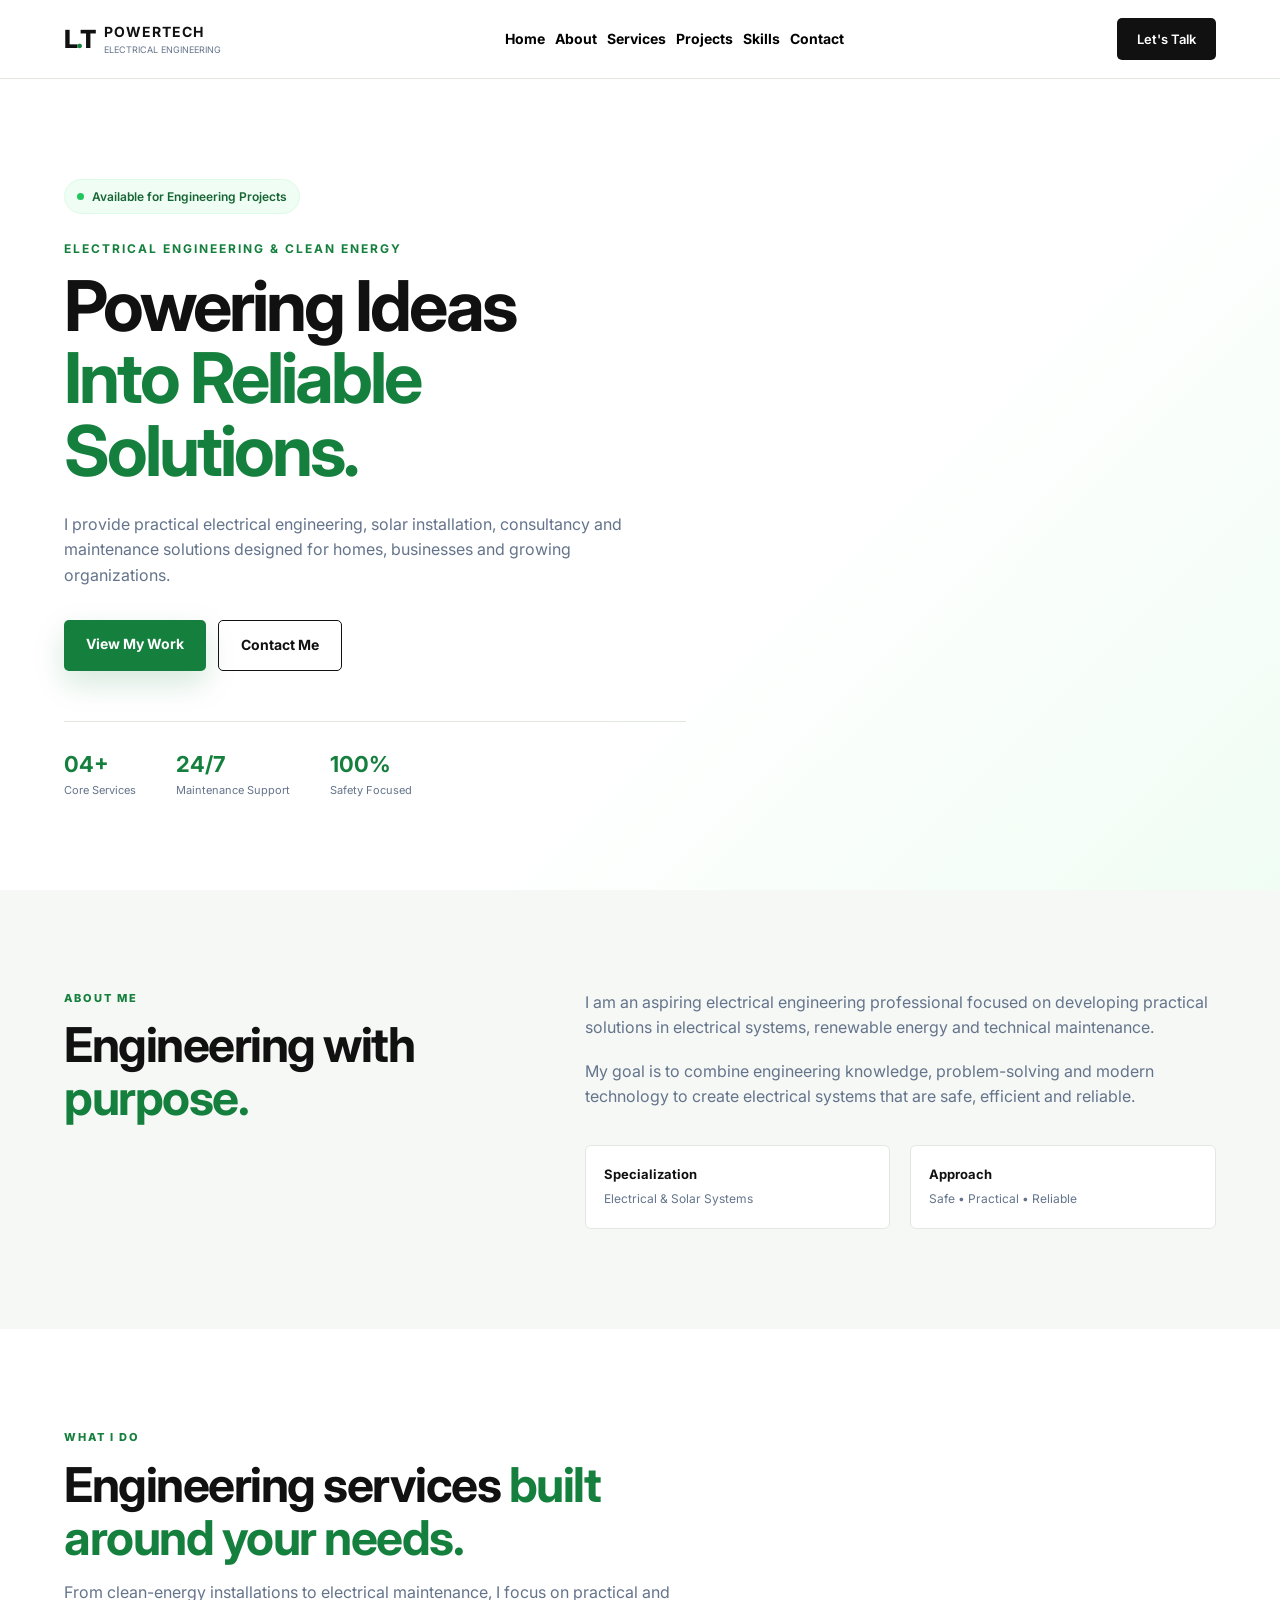
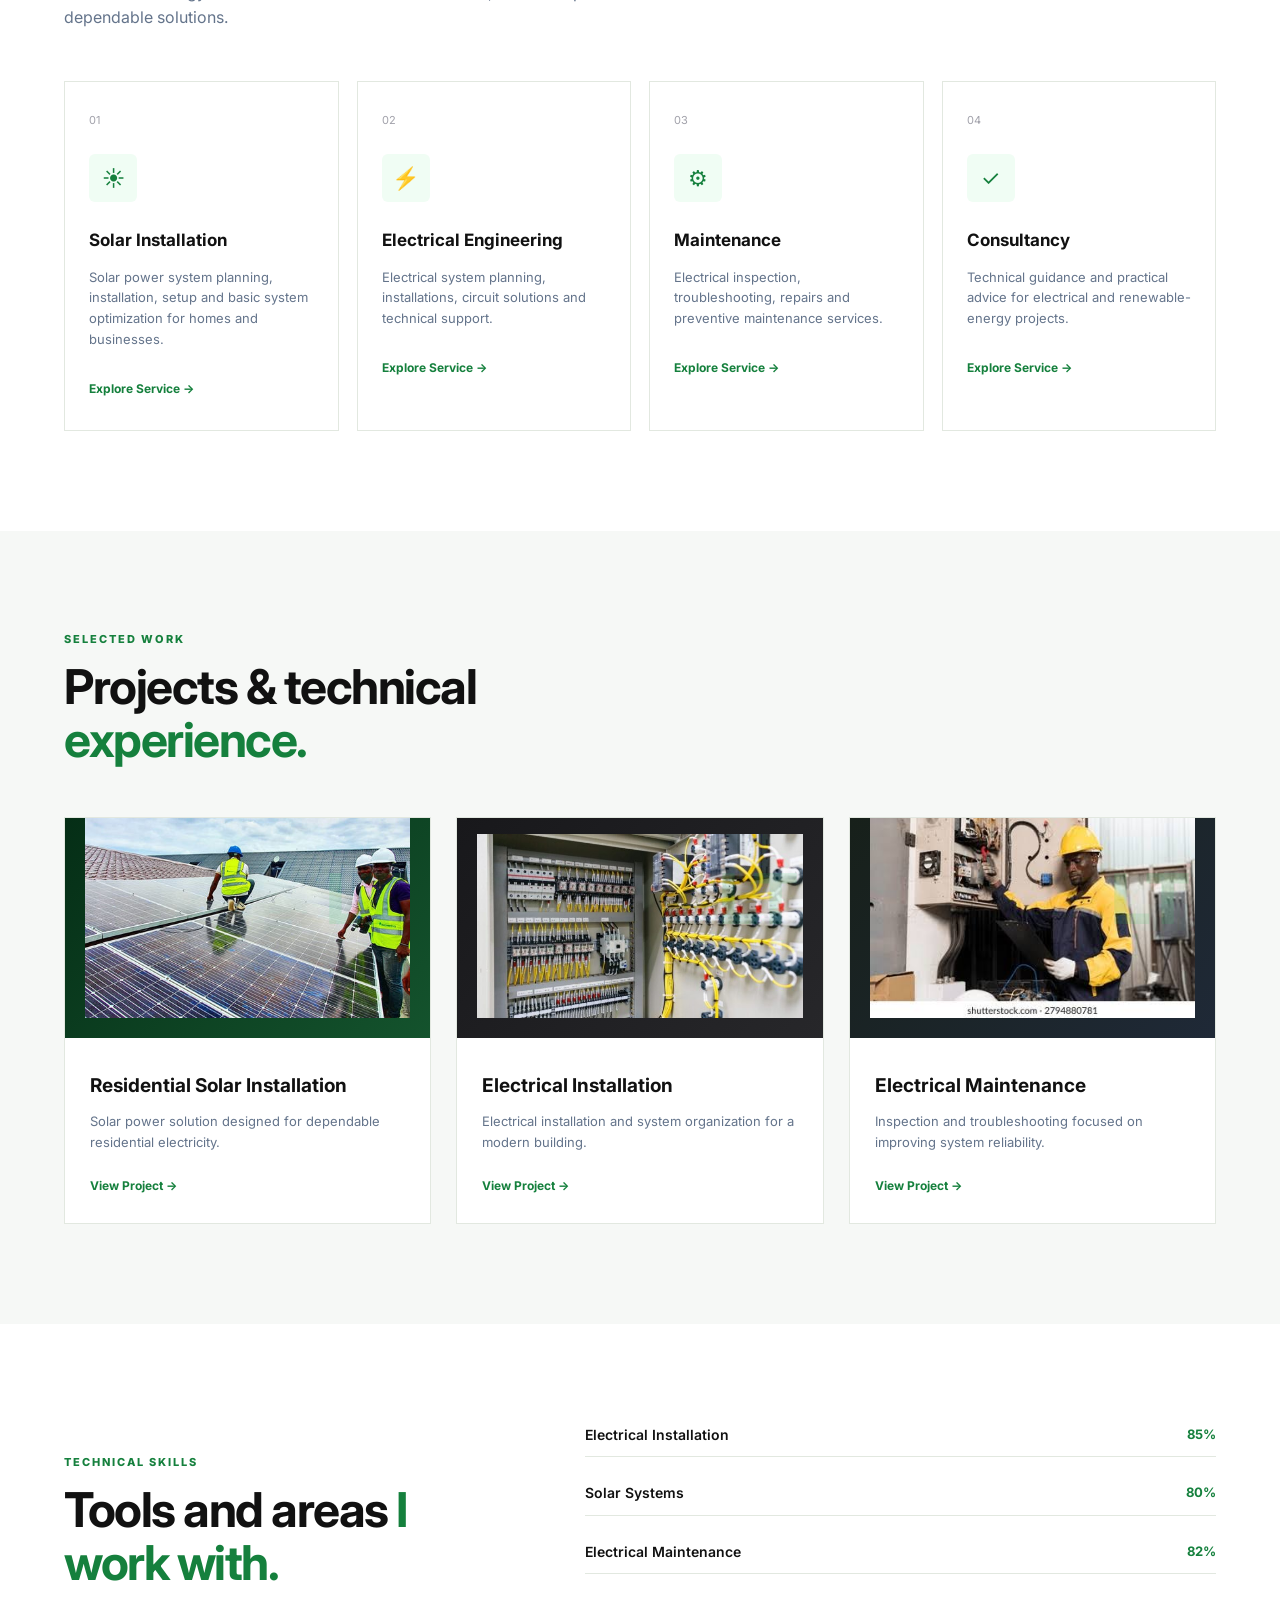
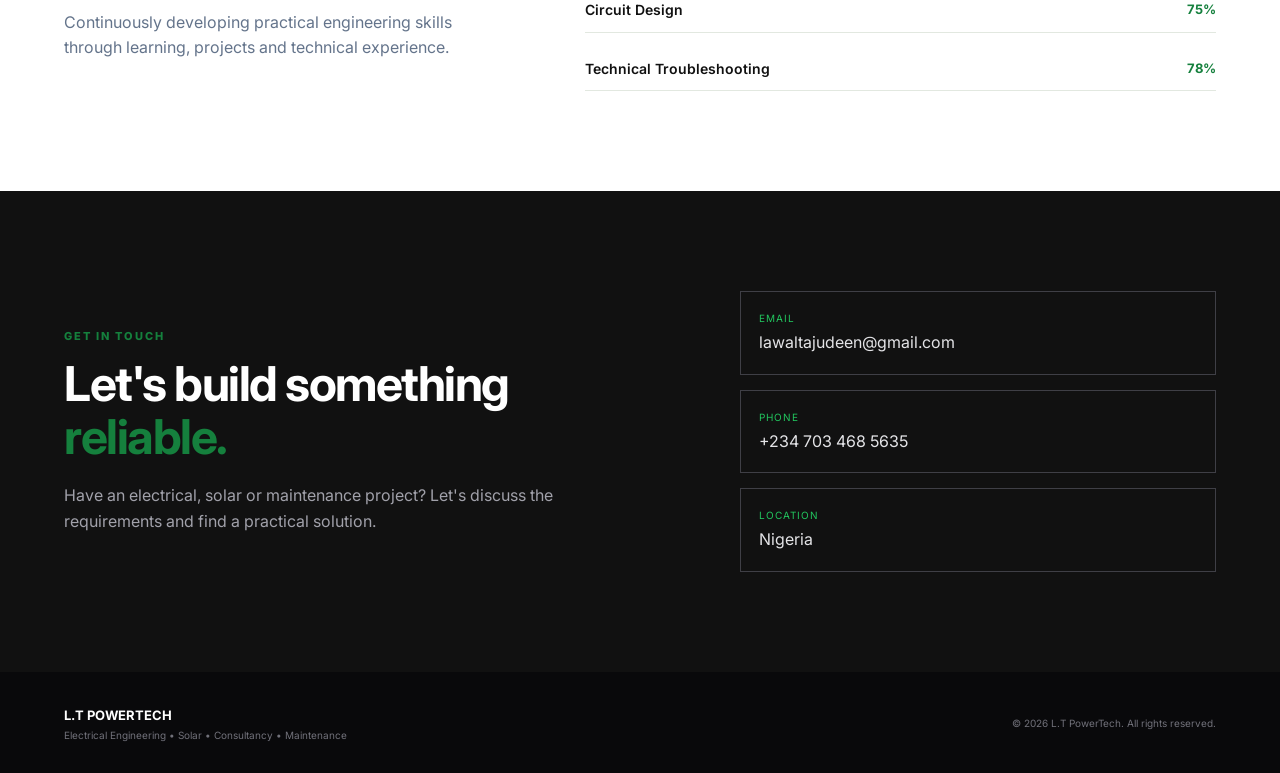
<file: index.html>
<!DOCTYPE html>
<html lang="en">

<head>
    <meta charset="UTF-8">

    <meta name="viewport"
          content="width=device-width, initial-scale=1.0">

    <meta name="description"
          content="L.T PowerTech - Electrical Engineering, Solar Installation, Consultancy and Maintenance Services">

    <title>L.T PowerTech | Electrical Engineering</title>

    <link rel="stylesheet" href="style.css">

    <link rel="preconnect"
          href="https://fonts.googleapis.com">

    <link rel="preconnect"
          href="https://fonts.gstatic.com">

    <link href="https://fonts.googleapis.com/css2?family=Inter:wght@400;500;600;700;800&display=swap"
          rel="stylesheet">
</head>


<body>


<!-- =========================
     HEADER
========================= -->

<header class="header">

    <div class="container header-content">

        <a href="#home" class="brand">

            <div class="brand-mark">
                L<span>.</span>T
            </div>

            <div class="brand-text">
                <strong>POWERTECH</strong>
                <small>Electrical Engineering</small>
            </div>

        </a>


        <nav>
            <ul>      
               <li><a href="#home">Home</a></li> 
                <li><a href="#about">About</a></li>
                <li><a href="#services">Services</a></li>
                <li><a href="#projects">Projects</a></li>
                <li><a href="#skills">Skills</a></li>
                <li><a href="#contact">Contact</a></li>
            </ul>
        </nav>


        <a href="#contact" class="header-button">
            Let's Talk
        </a>

    </div>

</header>



<!-- =========================
     HERO
========================= -->

<main>

<section class="hero" id="home">

    <div class="container hero-grid">


        <div class="hero-content">

            <div class="status">
                <span></span>
                Available for Engineering Projects
            </div>


            <p class="eyebrow">
                ELECTRICAL ENGINEERING & CLEAN ENERGY
            </p>


            <h1>
                Powering Ideas
                <span>Into Reliable Solutions.</span>
            </h1>


            <p class="hero-description">

                I provide practical electrical engineering,
                solar installation, consultancy and maintenance
                solutions designed for homes, businesses and
                growing organizations.

            </p>


            <div class="hero-buttons">

                <a href="#projects"
                   class="btn btn-primary">
                    View My Work
                </a>

                <a href="#contact"
                   class="btn btn-outline">
                    Contact Me
                </a>

            </div>


            <div class="hero-info">

                <div>
                    <strong>04+</strong>
                    <span>Core Services</span>
                </div>

                <div>
                    <strong>24/7</strong>
                    <span>Maintenance Support</span>
                </div>

                <div>
                    <strong>100%</strong>
                    <span>Safety Focused</span>
                </div>

            </div>

        </div>


        </div>

    </div>

</section>



<!-- =========================
     ABOUT
========================= -->

<section class="about section" id="about">

    <div class="container about-grid">


        <div class="section-heading">

            <p class="section-label">
                ABOUT ME
            </p>

            <h2>
                Engineering with
                <span>purpose.</span>
            </h2>

        </div>


        <div class="about-text">

            <p>
                I am an aspiring electrical engineering
                professional focused on developing practical
                solutions in electrical systems, renewable
                energy and technical maintenance.
            </p>

            <p>
                My goal is to combine engineering knowledge,
                problem-solving and modern technology to create
                electrical systems that are safe, efficient
                and reliable.
            </p>


            <div class="about-details">

                <div>
                    <strong>Specialization</strong>
                    <span>Electrical & Solar Systems</span>
                </div>

                <div>
                    <strong>Approach</strong>
                    <span>Safe • Practical • Reliable</span>
                </div>

            </div>

        </div>

    </div>

</section>



<!-- =========================
     SERVICES
========================= -->

<section class="services section" id="services">

    <div class="container">


        <div class="section-intro">

            <p class="section-label">
                WHAT I DO
            </p>

            <h2>
                Engineering services
                <span>built around your needs.</span>
            </h2>

            <p>
                From clean-energy installations to electrical
                maintenance, I focus on practical and dependable
                solutions.
            </p>

        </div>



        <div class="services-grid">


            <article class="service-card">

                <div class="service-number">
                    01
                </div>

                <div class="service-icon">
                    ☀
                </div>

                <h3>
                    Solar Installation
                </h3>

                <p>
                    Solar power system planning, installation,
                    setup and basic system optimization for
                    homes and businesses.
                </p>

                <a href="#contact">
                    Explore Service →
                </a>

            </article>



            <article class="service-card">

                <div class="service-number">
                    02
                </div>

                <div class="service-icon">
                    ⚡
                </div>

                <h3>
                    Electrical Engineering
                </h3>

                <p>
                    Electrical system planning, installations,
                    circuit solutions and technical support.
                </p>

                <a href="#contact">
                    Explore Service →
                </a>

            </article>



            <article class="service-card">

                <div class="service-number">
                    03
                </div>

                <div class="service-icon">
                    ⚙
                </div>

                <h3>
                    Maintenance
                </h3>

                <p>
                    Electrical inspection, troubleshooting,
                    repairs and preventive maintenance services.
                </p>

                <a href="#contact">
                    Explore Service →
                </a>

            </article>



            <article class="service-card">

                <div class="service-number">
                    04
                </div>

                <div class="service-icon">
                    ✓
                </div>

                <h3>
                    Consultancy
                </h3>

                <p>
                    Technical guidance and practical advice for
                    electrical and renewable-energy projects.
                </p>

                <a href="#contact">
                    Explore Service →
                </a>

            </article>

        </div>

    </div>

</section>



<!-- =========================
     PROJECTS
========================= -->

<section class="projects section" id="projects">

    <div class="container">


        <div class="section-intro">

            <p class="section-label">
                SELECTED WORK
            </p>

            <h2>
                Projects & technical
                <span>experience.</span>
            </h2>

        </div>



        <div class="project-grid">


            <article class="project-card">

                <div class="project-image solar-project">
                      <img src="solar.jpg" alt="Residential Solar Installation">
                </div>

                <div class="project-content">
                    <h3>
                        Residential Solar Installation
                    </h3>

                    <p>
                        Solar power solution designed for
                        dependable residential electricity.
                    </p>

                    <a href="#contact">
                        View Project →
                    </a>

                </div>

            </article>



            <article class="project-card">

                <div class="project-image electrical-project">
                    <img src="eletrical.jpg" alt="Electrical Installation">
                </div>

                <div class="project-content">
                    
                    <h3>
                        Electrical Installation
                    </h3>

                    <p>
                        Electrical installation and system
                        organization for a modern building.
                    </p>

                    <a href="#contact">
                        View Project →
                    </a>

                </div>

            </article>



            <article class="project-card">

                <div class="project-image maintenance-project">
                    <img src="maintanance.jpg" alt="TECHNICAL SUPPORT">
                </div>

                <div class="project-content">

                    <h3>
                        Electrical Maintenance
                    </h3>

                    <p>
                        Inspection and troubleshooting focused
                        on improving system reliability.
                    </p>

                    <a href="#contact">
                        View Project →
                    </a>

                </div>

            </article>

        </div>

    </div>

</section>



<!-- =========================
     SKILLS
========================= -->

<section class="skills section" id="skills">

    <div class="container skills-grid">


        <div>

            <p class="section-label">
                TECHNICAL SKILLS
            </p>

            <h2>
                Tools and areas
                <span>I work with.</span>
            </h2>

            <p class="skills-description">

                Continuously developing practical engineering
                skills through learning, projects and technical
                experience.

            </p>

        </div>



        <div class="skill-list">

            <div class="skill">
                <span>Electrical Installation</span>
                <strong>85%</strong>
            </div>

            <div class="skill">
                <span>Solar Systems</span>
                <strong>80%</strong>
            </div>

            <div class="skill">
                <span>Electrical Maintenance</span>
                <strong>82%</strong>
            </div>

            <div class="skill">
                <span>Circuit Design</span>
                <strong>75%</strong>
            </div>

            <div class="skill">
                <span>Technical Troubleshooting</span>
                <strong>78%</strong>
            </div>

        </div>

    </div>

</section>



<!-- =========================
     CONTACT
========================= -->

<section class="contact section" id="contact">

    <div class="container contact-box">


        <div class="contact-content">

            <p class="section-label">
                GET IN TOUCH
            </p>

            <h2>
                Let's build something
                <span>reliable.</span>
            </h2>

            <p>
                Have an electrical, solar or maintenance
                project? Let's discuss the requirements and
                find a practical solution.
            </p>

        </div>


        <div class="contact-links">

            <a href="mailto:your@email.com">
                <span>Email</span>
                lawaltajudeen@gmail.com
            </a>

            <a href="tel:+2340000000000">
                <span>Phone</span>
                +234 703 468 5635
            </a>

            <a href="#">
                <span>Location</span>
                Nigeria
            </a>

        </div>

    </div>

</section>

</main>



<!-- =========================
     FOOTER
========================= -->

<footer class="footer">

    <div class="container footer-content">

        <div>

            <strong>
                L.T POWERTECH
            </strong>

            <p>
                Electrical Engineering • Solar • Consultancy • Maintenance
            </p>

        </div>


        <p>
            © 2026 L.T PowerTech. All rights reserved.
        </p>

    </div>

</footer>


</body>
</html>
</file>
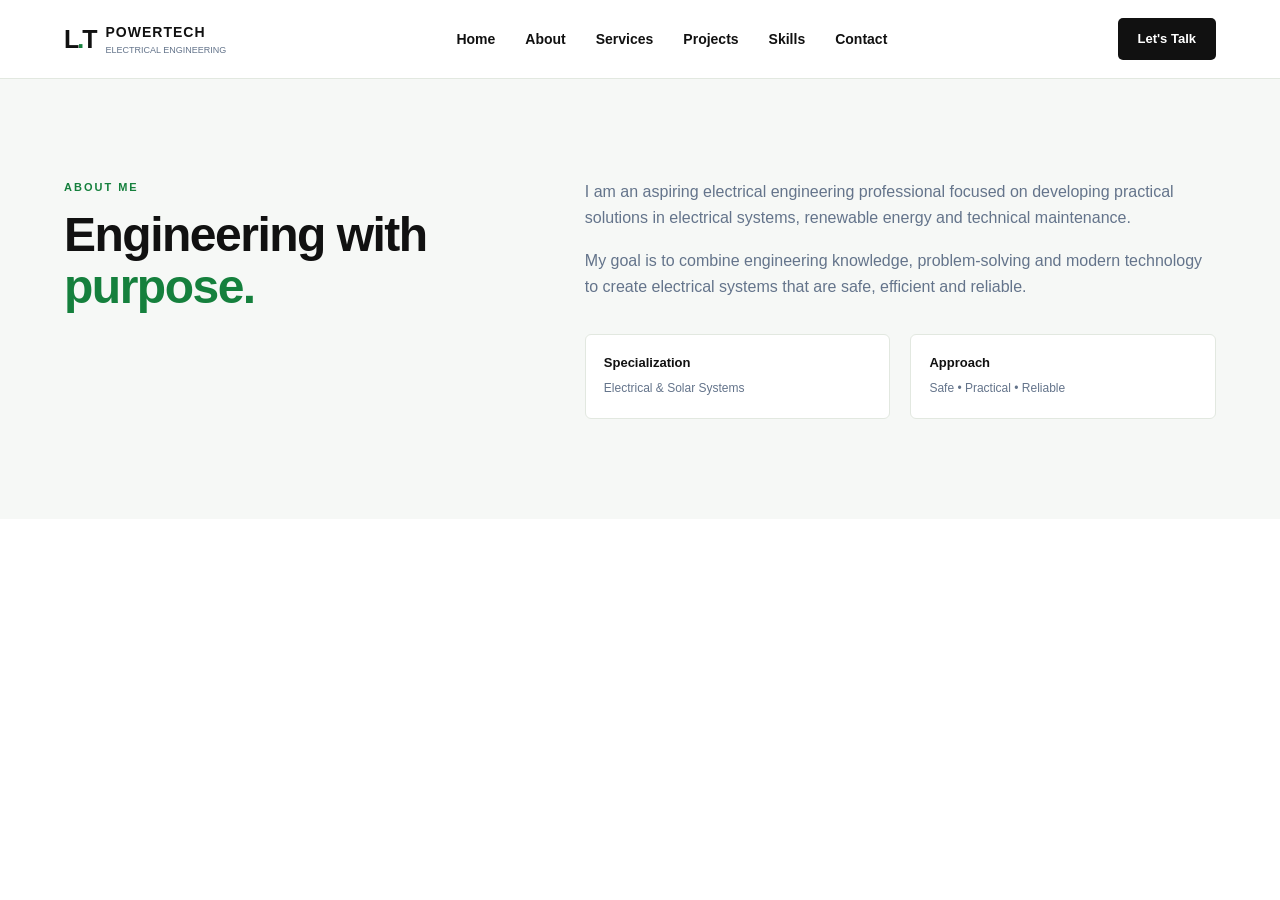
<file: about.html>
<!DOCTYPE html>
<html>
    <head>
        <title>About Us</title>
        <link rel="stylesheet" href="L.T.css">
    </head>
    <body>
        <header class="header">

    <div class="container header-content">

        <a href="#home" class="brand">

            <div class="brand-mark">
                L<span>.</span>T
            </div>

            <div class="brand-text">
                <strong>POWERTECH</strong>
                <small>Electrical Engineering</small>
            </div>

        </a>


        <nav class="navbar">

            <a href="L.T.html">Home</a>

            <a href="about.html">About</a>

            <a href="#services">Services</a>

            <a href="#projects">Projects</a>

            <a href="#skills">Skills</a>

            <a href="#contact">Contact</a>

        </nav>


        <a href="#contact" class="header-button">
            Let's Talk
        </a>

    </div>

</header>
       <section class="about section" id="about">

    <div class="container about-grid">


        <div class="section-heading">

            <p class="section-label">
                ABOUT ME
            </p>

            <h2>
                Engineering with
                <span>purpose.</span>
            </h2>

        </div>


        <div class="about-text">

            <p>
                I am an aspiring electrical engineering
                professional focused on developing practical
                solutions in electrical systems, renewable
                energy and technical maintenance.
            </p>

            <p>
                My goal is to combine engineering knowledge,
                problem-solving and modern technology to create
                electrical systems that are safe, efficient
                and reliable.
            </p>


            <div class="about-details">

                <div>
                    <strong>Specialization</strong>
                    <span>Electrical & Solar Systems</span>
                </div>

                <div>
                    <strong>Approach</strong>
                    <span>Safe • Practical • Reliable</span>
                </div>

            </div>

        </div>

    </div>

</section> 
    </body>
</html>
</file>
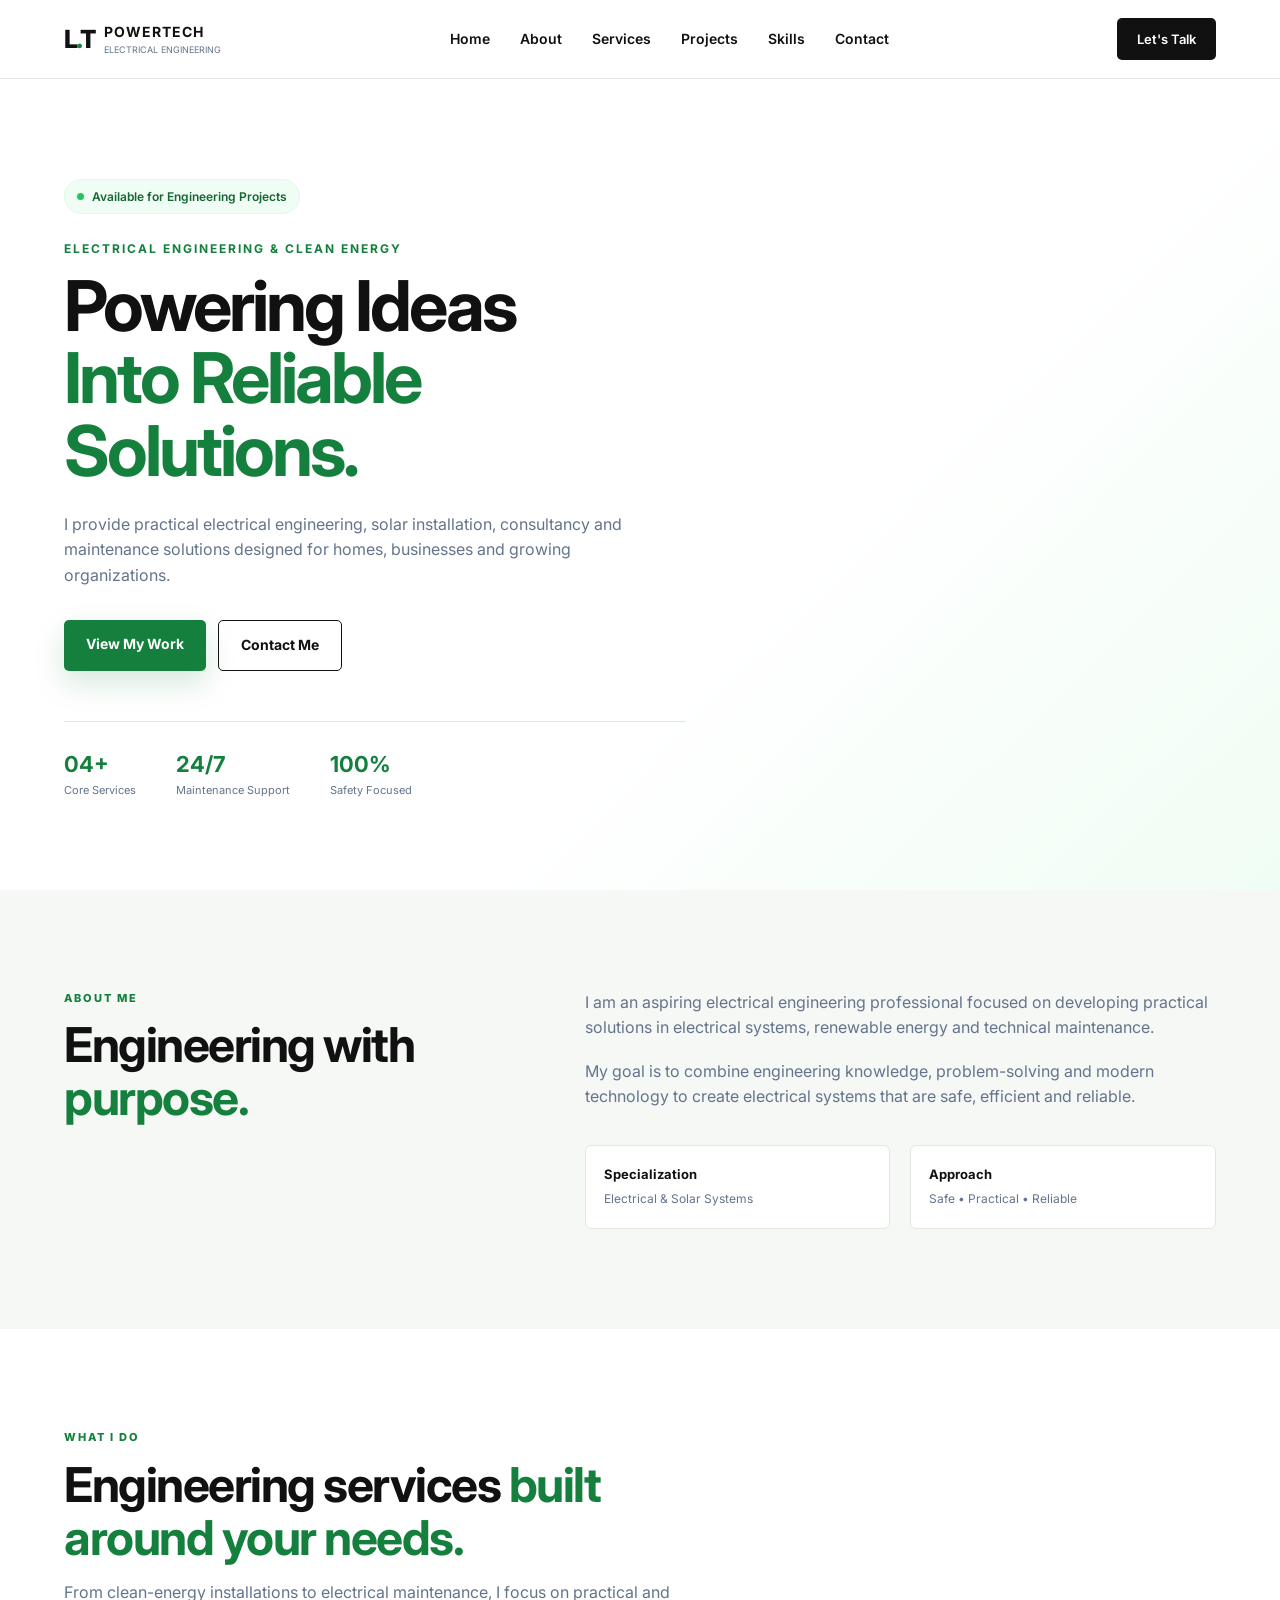
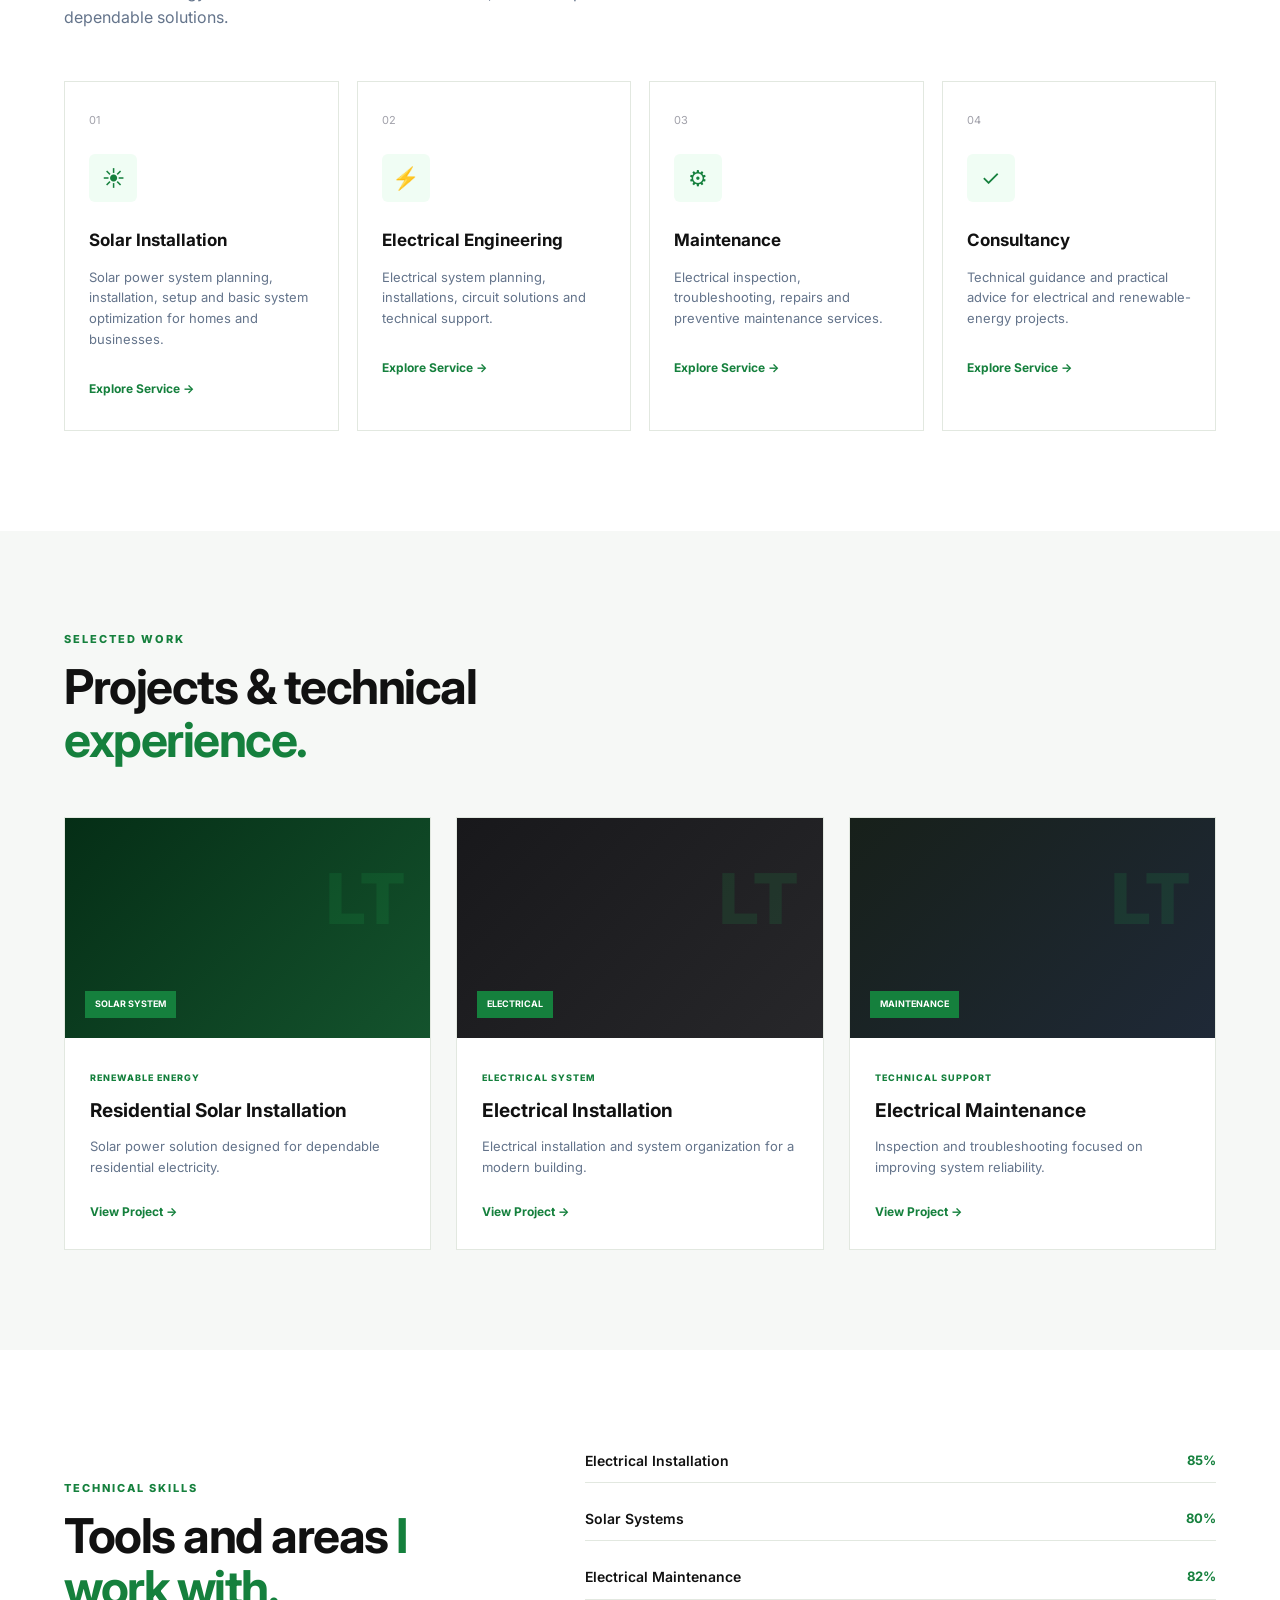
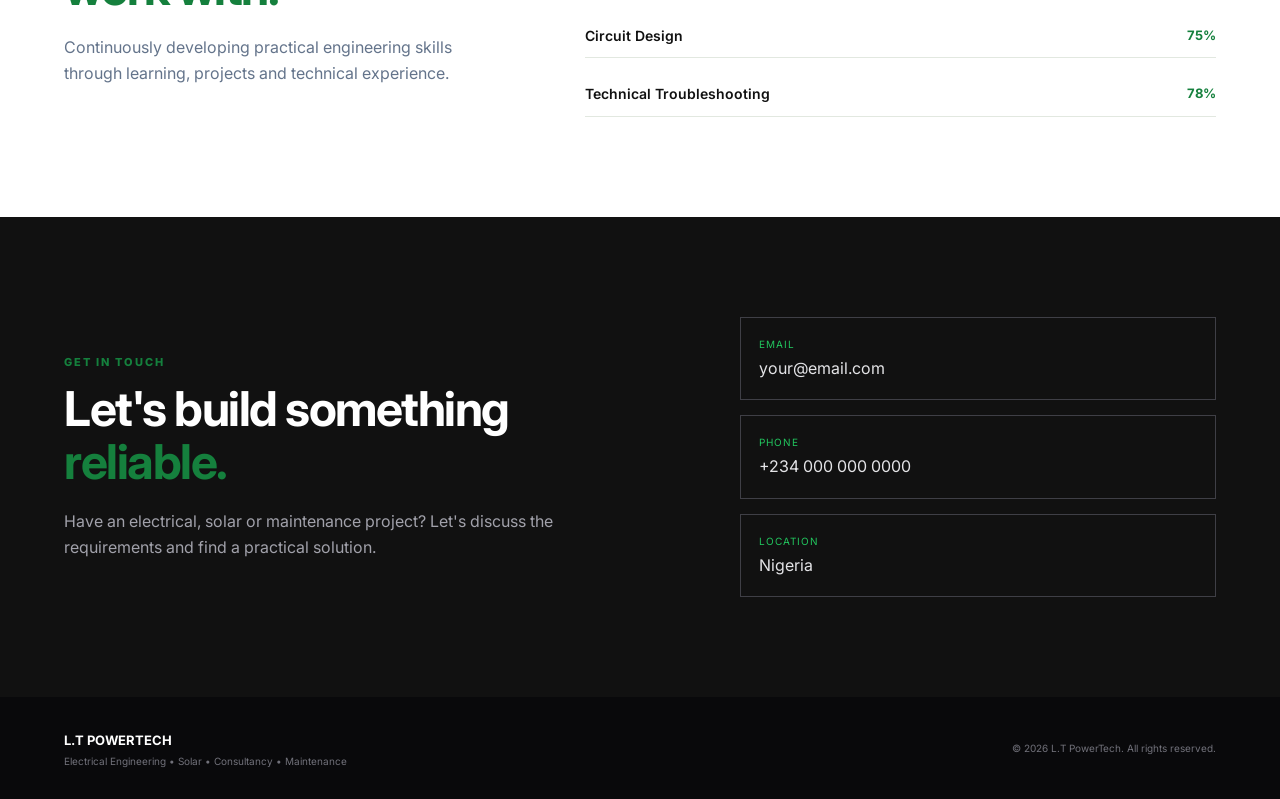
<file: L.T.html>
<!DOCTYPE html>
<html lang="en">

<head>
    <meta charset="UTF-8">

    <meta name="viewport"
          content="width=device-width, initial-scale=1.0">

    <meta name="description"
          content="L.T PowerTech - Electrical Engineering, Solar Installation, Consultancy and Maintenance Services">

    <title>L.T PowerTech | Electrical Engineering</title>

    <link rel="stylesheet" href="L.T.css">

    <link rel="preconnect"
          href="https://fonts.googleapis.com">

    <link rel="preconnect"
          href="https://fonts.gstatic.com">

    <link href="https://fonts.googleapis.com/css2?family=Inter:wght@400;500;600;700;800&display=swap"
          rel="stylesheet">
</head>


<body>


<!-- =========================
     HEADER
========================= -->

<header class="header">

    <div class="container header-content">

        <a href="#home" class="brand">

            <div class="brand-mark">
                L<span>.</span>T
            </div>

            <div class="brand-text">
                <strong>POWERTECH</strong>
                <small>Electrical Engineering</small>
            </div>

        </a>


        <nav class="navbar">

            <a href="#home">Home</a>

            <a href="#about">About</a>

            <a href="#services">Services</a>

            <a href="#projects">Projects</a>

            <a href="#skills">Skills</a>

            <a href="#contact">Contact</a>

        </nav>


        <a href="#contact" class="header-button">
            Let's Talk
        </a>

    </div>

</header>



<!-- =========================
     HERO
========================= -->

<main>

<section class="hero" id="home">

    <div class="container hero-grid">


        <div class="hero-content">

            <div class="status">
                <span></span>
                Available for Engineering Projects
            </div>


            <p class="eyebrow">
                ELECTRICAL ENGINEERING & CLEAN ENERGY
            </p>


            <h1>
                Powering Ideas
                <span>Into Reliable Solutions.</span>
            </h1>


            <p class="hero-description">

                I provide practical electrical engineering,
                solar installation, consultancy and maintenance
                solutions designed for homes, businesses and
                growing organizations.

            </p>


            <div class="hero-buttons">

                <a href="#projects"
                   class="btn btn-primary">
                    View My Work
                </a>

                <a href="#contact"
                   class="btn btn-outline">
                    Contact Me
                </a>

            </div>


            <div class="hero-info">

                <div>
                    <strong>04+</strong>
                    <span>Core Services</span>
                </div>

                <div>
                    <strong>24/7</strong>
                    <span>Maintenance Support</span>
                </div>

                <div>
                    <strong>100%</strong>
                    <span>Safety Focused</span>
                </div>

            </div>

        </div>


        </div>

    </div>

</section>



<!-- =========================
     ABOUT
========================= -->

<section class="about section" id="about">

    <div class="container about-grid">


        <div class="section-heading">

            <p class="section-label">
                ABOUT ME
            </p>

            <h2>
                Engineering with
                <span>purpose.</span>
            </h2>

        </div>


        <div class="about-text">

            <p>
                I am an aspiring electrical engineering
                professional focused on developing practical
                solutions in electrical systems, renewable
                energy and technical maintenance.
            </p>

            <p>
                My goal is to combine engineering knowledge,
                problem-solving and modern technology to create
                electrical systems that are safe, efficient
                and reliable.
            </p>


            <div class="about-details">

                <div>
                    <strong>Specialization</strong>
                    <span>Electrical & Solar Systems</span>
                </div>

                <div>
                    <strong>Approach</strong>
                    <span>Safe • Practical • Reliable</span>
                </div>

            </div>

        </div>

    </div>

</section>



<!-- =========================
     SERVICES
========================= -->

<section class="services section" id="services">

    <div class="container">


        <div class="section-intro">

            <p class="section-label">
                WHAT I DO
            </p>

            <h2>
                Engineering services
                <span>built around your needs.</span>
            </h2>

            <p>
                From clean-energy installations to electrical
                maintenance, I focus on practical and dependable
                solutions.
            </p>

        </div>



        <div class="services-grid">


            <article class="service-card">

                <div class="service-number">
                    01
                </div>

                <div class="service-icon">
                    ☀
                </div>

                <h3>
                    Solar Installation
                </h3>

                <p>
                    Solar power system planning, installation,
                    setup and basic system optimization for
                    homes and businesses.
                </p>

                <a href="#contact">
                    Explore Service →
                </a>

            </article>



            <article class="service-card">

                <div class="service-number">
                    02
                </div>

                <div class="service-icon">
                    ⚡
                </div>

                <h3>
                    Electrical Engineering
                </h3>

                <p>
                    Electrical system planning, installations,
                    circuit solutions and technical support.
                </p>

                <a href="#contact">
                    Explore Service →
                </a>

            </article>



            <article class="service-card">

                <div class="service-number">
                    03
                </div>

                <div class="service-icon">
                    ⚙
                </div>

                <h3>
                    Maintenance
                </h3>

                <p>
                    Electrical inspection, troubleshooting,
                    repairs and preventive maintenance services.
                </p>

                <a href="#contact">
                    Explore Service →
                </a>

            </article>



            <article class="service-card">

                <div class="service-number">
                    04
                </div>

                <div class="service-icon">
                    ✓
                </div>

                <h3>
                    Consultancy
                </h3>

                <p>
                    Technical guidance and practical advice for
                    electrical and renewable-energy projects.
                </p>

                <a href="#contact">
                    Explore Service →
                </a>

            </article>

        </div>

    </div>

</section>



<!-- =========================
     PROJECTS
========================= -->

<section class="projects section" id="projects">

    <div class="container">


        <div class="section-intro">

            <p class="section-label">
                SELECTED WORK
            </p>

            <h2>
                Projects & technical
                <span>experience.</span>
            </h2>

        </div>



        <div class="project-grid">


            <article class="project-card">

                <div class="project-image solar-project">

                    <span>
                        SOLAR SYSTEM
                    </span>

                </div>

                <div class="project-content">

                    <small>
                        RENEWABLE ENERGY
                    </small>

                    <h3>
                        Residential Solar Installation
                    </h3>

                    <p>
                        Solar power solution designed for
                        dependable residential electricity.
                    </p>

                    <a href="#contact">
                        View Project →
                    </a>

                </div>

            </article>



            <article class="project-card">

                <div class="project-image electrical-project">

                    <span>
                        ELECTRICAL
                    </span>

                </div>

                <div class="project-content">

                    <small>
                        ELECTRICAL SYSTEM
                    </small>

                    <h3>
                        Electrical Installation
                    </h3>

                    <p>
                        Electrical installation and system
                        organization for a modern building.
                    </p>

                    <a href="#contact">
                        View Project →
                    </a>

                </div>

            </article>



            <article class="project-card">

                <div class="project-image maintenance-project">

                    <span>
                        MAINTENANCE
                    </span>

                </div>

                <div class="project-content">

                    <small>
                        TECHNICAL SUPPORT
                    </small>

                    <h3>
                        Electrical Maintenance
                    </h3>

                    <p>
                        Inspection and troubleshooting focused
                        on improving system reliability.
                    </p>

                    <a href="#contact">
                        View Project →
                    </a>

                </div>

            </article>

        </div>

    </div>

</section>



<!-- =========================
     SKILLS
========================= -->

<section class="skills section" id="skills">

    <div class="container skills-grid">


        <div>

            <p class="section-label">
                TECHNICAL SKILLS
            </p>

            <h2>
                Tools and areas
                <span>I work with.</span>
            </h2>

            <p class="skills-description">

                Continuously developing practical engineering
                skills through learning, projects and technical
                experience.

            </p>

        </div>



        <div class="skill-list">

            <div class="skill">
                <span>Electrical Installation</span>
                <strong>85%</strong>
            </div>

            <div class="skill">
                <span>Solar Systems</span>
                <strong>80%</strong>
            </div>

            <div class="skill">
                <span>Electrical Maintenance</span>
                <strong>82%</strong>
            </div>

            <div class="skill">
                <span>Circuit Design</span>
                <strong>75%</strong>
            </div>

            <div class="skill">
                <span>Technical Troubleshooting</span>
                <strong>78%</strong>
            </div>

        </div>

    </div>

</section>



<!-- =========================
     CONTACT
========================= -->

<section class="contact section" id="contact">

    <div class="container contact-box">


        <div class="contact-content">

            <p class="section-label">
                GET IN TOUCH
            </p>

            <h2>
                Let's build something
                <span>reliable.</span>
            </h2>

            <p>
                Have an electrical, solar or maintenance
                project? Let's discuss the requirements and
                find a practical solution.
            </p>

        </div>


        <div class="contact-links">

            <a href="mailto:your@email.com">
                <span>Email</span>
                your@email.com
            </a>

            <a href="tel:+2340000000000">
                <span>Phone</span>
                +234 000 000 0000
            </a>

            <a href="#">
                <span>Location</span>
                Nigeria
            </a>

        </div>

    </div>

</section>

</main>



<!-- =========================
     FOOTER
========================= -->

<footer class="footer">

    <div class="container footer-content">

        <div>

            <strong>
                L.T POWERTECH
            </strong>

            <p>
                Electrical Engineering • Solar • Consultancy • Maintenance
            </p>

        </div>


        <p>
            © 2026 L.T PowerTech. All rights reserved.
        </p>

    </div>

</footer>


</body>
</html>
</file>
<file: style.css>
:root {

    /* 60% — MAIN */

    --white: #FFFFFF;
    --light-bg: #F6F8F6;
    --soft-green: #F0FDF4;


    /* 30% — DARK */

    --black: #111111;
    --dark: #18181B;
    --gray: #64748B;


    /* 10% — GREEN */

    --green: #15803D;
    --green-light: #22C55E;
    --green-dark: #166534;


    /* SUPPORTING */

    --border: #E2E8E0;

    --shadow:
        0 12px 35px rgba(15, 23, 42, 0.08);

    --green-shadow:
        0 12px 30px rgba(21, 128, 61, 0.18);
}


/* =========================
   RESET
========================= */

* {
    margin: 0;
    padding: 0;
    box-sizing: border-box;
}


html {
    scroll-behavior: smooth;
}


body {

    font-family:
        Inter,
        "Segoe UI",
        Arial,
        sans-serif;

    background: var(--white);

    color: var(--black);

    line-height: 1.6;

    overflow-x: hidden;
}


a {
    text-decoration: none;
    color: inherit;
}


.container {

    width: 90%;

    max-width: 1200px;

    margin: auto;
}


img {
    max-width: 100%;
    display: block;
}


/* =========================
   HEADER
========================= */

.header {

    position: sticky;

    top: 0;

    z-index: 1000;

    background: rgba(255,255,255,0.95);

    backdrop-filter: blur(12px);

    border-bottom:
        1px solid var(--border);
}


.header-content {

    min-height: 78px;

    display: flex;

    align-items: center;

    justify-content: space-between;

    gap: 30px;
}


.brand {

    display: flex;

    align-items: center;

    gap: 10px;
}


.brand-mark {

    font-size: 25px;

    font-weight: 800;

    letter-spacing: -2px;

    color: var(--black);
}


.brand-mark span {

    color: var(--green);
}


.brand-text {

    display: flex;

    flex-direction: column;
}


.brand-text strong {

    font-size: 14px;

    letter-spacing: 1px;
}


.brand-text small {

    font-size: 9px;

    color: var(--gray);

    text-transform: uppercase;
}


nav ul{

    display: flex;
    list-style: none;
}


nav ul li{

    font-size: 14px;

    font-weight: 600;

    color: var(--black);

    transition: 0.3s;
}


nav ul li a  {
color: black;
margin-left: 10px;
text-decoration: none;
font-weight: bold;
padding: 5px 0;
transition: color 0.3s;

}
nav ul li a:hover {
        color: var(--green);
}
.header-button {

    background: var(--black);

    color: var(--white);

    padding: 11px 20px;

    border-radius: 5px;

    font-size: 13px;

    font-weight: 600;

    transition: 0.3s;
}


.header-button:hover {

    background: var(--green);

    transform: translateY(-2px);
}


/* =========================
   HERO
========================= */

.hero {

    padding:
        100px 0
        90px;

    background:
        linear-gradient(
            135deg,
            #ffffff 60%,
            #f0fdf4
        );
}


.hero-grid {

    display: grid;

    grid-template-columns:
        1.15fr
        0.85fr;

    gap: 70px;

    align-items: center;
}


.status {

    display: inline-flex;

    align-items: center;

    gap: 8px;

    padding: 7px 12px;

    background: var(--soft-green);

    border:
        1px solid #DCFCE7;

    border-radius: 30px;

    color: var(--green-dark);

    font-size: 12px;

    font-weight: 600;

    margin-bottom: 25px;
}


.status span {

    width: 7px;

    height: 7px;

    border-radius: 50%;

    background: var(--green-light);
}


.eyebrow {

    color: var(--green);

    font-size: 12px;

    font-weight: 700;

    letter-spacing: 2px;

    margin-bottom: 12px;
}


.hero h1 {

    font-size:
        clamp(42px, 6vw, 70px);

    line-height: 1.03;

    letter-spacing: -3px;

    max-width: 700px;
}


.hero h1 span {

    display: block;

    color: var(--green);
}


.hero-description {

    max-width: 600px;

    color: var(--gray);

    margin-top: 25px;

    font-size: 16px;
}


.hero-buttons {

    display: flex;

    gap: 12px;

    margin-top: 32px;
}


.btn {

    padding: 13px 22px;

    border-radius: 5px;

    font-size: 14px;

    font-weight: 700;

    transition: 0.3s;
}


.btn-primary {

    background: var(--green);

    color: white;

    box-shadow: var(--green-shadow);
}


.btn-primary:hover {

    background: var(--green-dark);

    transform: translateY(-2px);
}


.btn-outline {

    border:
        1px solid var(--black);

    color: var(--black);
}


.btn-outline:hover {

    background: var(--black);

    color: white;
}


.hero-info {

    display: flex;

    gap: 40px;

    margin-top: 50px;

    padding-top: 25px;

    border-top:
        1px solid var(--border);
}


.hero-info div {

    display: flex;

    flex-direction: column;
}


.hero-info strong {

    font-size: 22px;

    color: var(--green);
}


.hero-info span {

    font-size: 11px;

    color: var(--gray);
}


/* =========================
   ENGINEERING CARD
========================= */

.engineering-card {

    min-height: 460px;

    background: var(--black);

    color: white;

    border-radius: 10px;

    padding: 30px;

    position: relative;

    overflow: hidden;

    box-shadow: var(--shadow);
}


.engineering-card::before {

    content: "";

    position: absolute;

    width: 300px;

    height: 300px;

    border-radius: 50%;

    background:
        rgba(34,197,94,0.12);

    top: -100px;

    right: -100px;
}


.card-top {

    display: flex;

    justify-content: space-between;

    font-size: 10px;

    letter-spacing: 2px;

    color: #A1A1AA;
}


.live-dot {

    width: 8px;

    height: 8px;

    border-radius: 50%;

    background: var(--green-light);
}


.power-icon {

    height: 270px;

    display: flex;

    align-items: center;

    justify-content: center;
}


.circle {

    width: 190px;

    height: 190px;

    border:
        1px solid
        rgba(34,197,94,0.5);

    border-radius: 50%;

    display: flex;

    align-items: center;

    justify-content: center;
}


.bolt {

    width: 105px;

    height: 105px;

    border-radius: 50%;

    background: var(--green);

    display: flex;

    align-items: center;

    justify-content: center;

    font-size: 48px;

    box-shadow:
        0 0 50px
        rgba(34,197,94,0.35);
}


.engineering-lines {

    display: grid;

    grid-template-columns:
        repeat(3, 1fr);

    gap: 10px;
}


.engineering-lines div {

    border-top:
        1px solid #3F3F46;

    padding-top: 12px;

    display: flex;

    flex-direction: column;
}


.engineering-lines span {

    font-size: 9px;

    color: #A1A1AA;
}


.engineering-lines strong {

    font-size: 18px;

    color: var(--green-light);
}


.card-footer {

    position: absolute;

    bottom: 25px;

    left: 30px;

    right: 30px;

    display: flex;

    justify-content: space-between;

    color: #71717A;

    font-size: 9px;

    letter-spacing: 1px;
}


/* =========================
   GENERAL SECTIONS
========================= */

.section {

    padding: 100px 0;
}


.section-label {

    color: var(--green);

    font-size: 11px;

    font-weight: 800;

    letter-spacing: 2px;

    margin-bottom: 12px;
}


.section-heading h2,
.section-intro h2,
.skills h2,
.contact h2 {

    font-size:
        clamp(32px, 4vw, 48px);

    line-height: 1.1;

    letter-spacing: -1.5px;
}


.section-heading h2 span,
.section-intro h2 span,
.skills h2 span,
.contact h2 span {

    color: var(--green);
}


/* =========================
   ABOUT
========================= */

.about {

    background: var(--light-bg);
}


.about-grid {

    display: grid;

    grid-template-columns:
        0.8fr
        1.2fr;

    gap: 100px;
}


.about-text {

    color: var(--gray);

    max-width: 650px;
}


.about-text p + p {

    margin-top: 18px;
}


.about-details {

    display: grid;

    grid-template-columns:
        repeat(2,1fr);

    gap: 20px;

    margin-top: 35px;
}


.about-details div {

    padding:
        18px;

    background: white;

    border:
        1px solid var(--border);

    border-radius: 6px;
}


.about-details strong {

    display: block;

    color: var(--black);

    font-size: 13px;
}


.about-details span {

    color: var(--gray);

    font-size: 12px;
}


/* =========================
   SERVICES
========================= */

.section-intro {

    max-width: 650px;

    margin-bottom: 50px;
}


.section-intro > p:last-child {

    color: var(--gray);

    margin-top: 15px;
}


.services-grid {

    display: grid;

    grid-template-columns:
        repeat(4,1fr);

    gap: 18px;
}


.service-card {

    position: relative;

    padding: 30px 24px;

    border:
        1px solid var(--border);

    background: white;

    transition: 0.3s;
}


.service-card:hover {

    transform: translateY(-7px);

    border-color:
        var(--green-light);

    box-shadow: var(--shadow);
}


.service-number {

    color: #A1A1AA;

    font-size: 11px;

    margin-bottom: 25px;
}


.service-icon {

    width: 48px;

    height: 48px;

    display: flex;

    align-items: center;

    justify-content: center;

    background: var(--soft-green);

    color: var(--green);

    border-radius: 6px;

    font-size: 22px;

    margin-bottom: 25px;
}


.service-card h3 {

    font-size: 17px;

    margin-bottom: 12px;
}


.service-card p {

    color: var(--gray);

    font-size: 13px;

    margin-bottom: 25px;
}


.service-card a {

    color: var(--green);

    font-size: 12px;

    font-weight: 700;
}


/* =========================
   PROJECTS
========================= */

.projects {

    background: var(--light-bg);
}


.project-grid {

    display: grid;

    grid-template-columns:
        repeat(3,1fr);

    gap: 25px;
}


.project-card {

    background: white;

    border:
        1px solid var(--border);

    overflow: hidden;
}


.project-image {

    height: 220px;

    display: flex;

    align-items: flex-end;

    padding: 20px;

    background: var(--black);

    position: relative;
}


.project-image::after {

    content: "LT";

    position: absolute;

    right: 25px;

    top: 25px;

    font-size: 70px;

    font-weight: 800;

    color:
        rgba(34,197,94,0.12);
}


.project-image span {

    position: relative;

    z-index: 2;

    background: var(--green);

    color: white;

    padding: 6px 10px;

    font-size: 9px;

    font-weight: 700;
}


.solar-project {

    background:
        linear-gradient(
            135deg,
            #052E16,
            #14532D
        );
}


.electrical-project {

    background:
        linear-gradient(
            135deg,
            #18181B,
            #27272A
        );
}


.maintenance-project {

    background:
        linear-gradient(
            135deg,
            #17201A,
            #1F2937
        );
}


.project-content {

    padding: 25px;
}


.project-content small {

    color: var(--green);

    font-size: 9px;

    font-weight: 800;

    letter-spacing: 1px;
}


.project-content h3 {

    margin-top: 8px;

    font-size: 19px;
}


.project-content p {

    color: var(--gray);

    font-size: 13px;

    margin:
        10px 0
        20px;
}


.project-content a {

    color: var(--green);

    font-size: 12px;

    font-weight: 700;
}


/* =========================
   SKILLS
========================= */

.skills-grid {

    display: grid;

    grid-template-columns:
        0.8fr
        1.2fr;

    gap: 100px;

    align-items: center;
}


.skills-description {

    color: var(--gray);

    margin-top: 20px;
}


.skill-list {

    display: flex;

    flex-direction: column;

    gap: 25px;
}


.skill {

    display: flex;

    justify-content: space-between;

    padding-bottom: 10px;

    border-bottom:
        1px solid var(--border);
}


.skill span {

    font-size: 14px;

    font-weight: 600;
}


.skill strong {

    color: var(--green);

    font-size: 13px;
}


/* =========================
   CONTACT
========================= */

.contact {

    background: var(--black);

    color: white;
}


.contact-box {

    display: grid;

    grid-template-columns:
        1fr 0.8fr;

    gap: 80px;

    align-items: center;
}


.contact h2 {

    color: white;
}


.contact-content > p:last-child {

    color: #A1A1AA;

    max-width: 500px;

    margin-top: 20px;
}


.contact-links {

    display: flex;

    flex-direction: column;

    gap: 15px;
}


.contact-links a {

    padding: 18px;

    border:
        1px solid #3F3F46;

    color: #E4E4E7;

    transition: 0.3s;
}


.contact-links a:hover {

    border-color: var(--green);

    transform: translateX(5px);
}


.contact-links span {

    display: block;

    color: var(--green-light);

    font-size: 10px;

    text-transform: uppercase;

    letter-spacing: 1px;

    margin-bottom: 4px;
}


/* =========================
   FOOTER
========================= */

.footer {

    background: #09090B;

    color: #71717A;

    padding: 30px 0;
}


.footer-content {

    display: flex;

    justify-content: space-between;

    gap: 30px;

    align-items: center;
}


.footer strong {

    color: white;

    font-size: 13px;
}


.footer p {

    font-size: 10px;
}


/* =========================
   MOBILE
========================= */

@media (max-width: 900px) {
 .header-content{
    flex-direction: column;
    gap: 20px;
 }
 nav ul {
    flex-wrap: wrap;
    justify-content: center;
    gap: 10px;
 }
 nav ul li {
    margin-left: 0;
 }

    .hero-grid,
    .about-grid,
    .skills-grid,
    .contact-box {

        grid-template-columns: 1fr;

        gap: 50px;
    }


    .services-grid {

        grid-template-columns:
            repeat(2,1fr);
    }


    .project-grid {

        grid-template-columns: 1fr;
    }


    .hero {

        padding-top: 70px;
    }


    .hero h1 {

        letter-spacing: -2px;
    }


    .engineering-card {

        min-height: 400px;
    }
}


@media (max-width: 600px) {
    .header {
        padding: 15px;
    }
    .header-button {
        display: none;
    }
    nav ul {
        gap: 8px;
    }
    nav ul li a {
        font-size: 12px;
        margin-left: 5px;
    }
    .section {

        padding: 70px 0;
    }


    .services-grid {

        grid-template-columns: 1fr;
    }


    .hero-buttons {

        flex-direction: column;
    }


    .btn {

        text-align: center;
    }


    .hero-info {

        gap: 20px;
    }


    .hero-info strong {

        font-size: 18px;
    }


    .about-details {

        grid-template-columns: 1fr;
    }


    .footer-content {

        flex-direction: column;

        align-items: flex-start;
    }
}
</file>
<file: L.T.css>
:root {

    /* 60% — MAIN */

    --white: #FFFFFF;
    --light-bg: #F6F8F6;
    --soft-green: #F0FDF4;


    /* 30% — DARK */

    --black: #111111;
    --dark: #18181B;
    --gray: #64748B;


    /* 10% — GREEN */

    --green: #15803D;
    --green-light: #22C55E;
    --green-dark: #166534;


    /* SUPPORTING */

    --border: #E2E8E0;

    --shadow:
        0 12px 35px rgba(15, 23, 42, 0.08);

    --green-shadow:
        0 12px 30px rgba(21, 128, 61, 0.18);
}


/* =========================
   RESET
========================= */

* {
    margin: 0;
    padding: 0;
    box-sizing: border-box;
}


html {
    scroll-behavior: smooth;
}


body {

    font-family:
        Inter,
        "Segoe UI",
        Arial,
        sans-serif;

    background: var(--white);

    color: var(--black);

    line-height: 1.6;

    overflow-x: hidden;
}


a {
    text-decoration: none;
    color: inherit;
}


.container {

    width: 90%;

    max-width: 1200px;

    margin: auto;
}


img {
    max-width: 100%;
    display: block;
}


/* =========================
   HEADER
========================= */

.header {

    position: sticky;

    top: 0;

    z-index: 1000;

    background: rgba(255,255,255,0.95);

    backdrop-filter: blur(12px);

    border-bottom:
        1px solid var(--border);
}


.header-content {

    min-height: 78px;

    display: flex;

    align-items: center;

    justify-content: space-between;

    gap: 30px;
}


.brand {

    display: flex;

    align-items: center;

    gap: 10px;
}


.brand-mark {

    font-size: 25px;

    font-weight: 800;

    letter-spacing: -2px;

    color: var(--black);
}


.brand-mark span {

    color: var(--green);
}


.brand-text {

    display: flex;

    flex-direction: column;
}


.brand-text strong {

    font-size: 14px;

    letter-spacing: 1px;
}


.brand-text small {

    font-size: 9px;

    color: var(--gray);

    text-transform: uppercase;
}


.navbar {

    display: flex;

    gap: 30px;
}


.navbar a {

    font-size: 14px;

    font-weight: 600;

    color: var(--black);

    transition: 0.3s;
}


.navbar a:hover {

    color: var(--green);
}


.header-button {

    background: var(--black);

    color: var(--white);

    padding: 11px 20px;

    border-radius: 5px;

    font-size: 13px;

    font-weight: 600;

    transition: 0.3s;
}


.header-button:hover {

    background: var(--green);

    transform: translateY(-2px);
}


/* =========================
   HERO
========================= */

.hero {

    padding:
        100px 0
        90px;

    background:
        linear-gradient(
            135deg,
            #ffffff 60%,
            #f0fdf4
        );
}


.hero-grid {

    display: grid;

    grid-template-columns:
        1.15fr
        0.85fr;

    gap: 70px;

    align-items: center;
}


.status {

    display: inline-flex;

    align-items: center;

    gap: 8px;

    padding: 7px 12px;

    background: var(--soft-green);

    border:
        1px solid #DCFCE7;

    border-radius: 30px;

    color: var(--green-dark);

    font-size: 12px;

    font-weight: 600;

    margin-bottom: 25px;
}


.status span {

    width: 7px;

    height: 7px;

    border-radius: 50%;

    background: var(--green-light);
}


.eyebrow {

    color: var(--green);

    font-size: 12px;

    font-weight: 700;

    letter-spacing: 2px;

    margin-bottom: 12px;
}


.hero h1 {

    font-size:
        clamp(42px, 6vw, 70px);

    line-height: 1.03;

    letter-spacing: -3px;

    max-width: 700px;
}


.hero h1 span {

    display: block;

    color: var(--green);
}


.hero-description {

    max-width: 600px;

    color: var(--gray);

    margin-top: 25px;

    font-size: 16px;
}


.hero-buttons {

    display: flex;

    gap: 12px;

    margin-top: 32px;
}


.btn {

    padding: 13px 22px;

    border-radius: 5px;

    font-size: 14px;

    font-weight: 700;

    transition: 0.3s;
}


.btn-primary {

    background: var(--green);

    color: white;

    box-shadow: var(--green-shadow);
}


.btn-primary:hover {

    background: var(--green-dark);

    transform: translateY(-2px);
}


.btn-outline {

    border:
        1px solid var(--black);

    color: var(--black);
}


.btn-outline:hover {

    background: var(--black);

    color: white;
}


.hero-info {

    display: flex;

    gap: 40px;

    margin-top: 50px;

    padding-top: 25px;

    border-top:
        1px solid var(--border);
}


.hero-info div {

    display: flex;

    flex-direction: column;
}


.hero-info strong {

    font-size: 22px;

    color: var(--green);
}


.hero-info span {

    font-size: 11px;

    color: var(--gray);
}


/* =========================
   ENGINEERING CARD
========================= */

.engineering-card {

    min-height: 460px;

    background: var(--black);

    color: white;

    border-radius: 10px;

    padding: 30px;

    position: relative;

    overflow: hidden;

    box-shadow: var(--shadow);
}


.engineering-card::before {

    content: "";

    position: absolute;

    width: 300px;

    height: 300px;

    border-radius: 50%;

    background:
        rgba(34,197,94,0.12);

    top: -100px;

    right: -100px;
}


.card-top {

    display: flex;

    justify-content: space-between;

    font-size: 10px;

    letter-spacing: 2px;

    color: #A1A1AA;
}


.live-dot {

    width: 8px;

    height: 8px;

    border-radius: 50%;

    background: var(--green-light);
}


.power-icon {

    height: 270px;

    display: flex;

    align-items: center;

    justify-content: center;
}


.circle {

    width: 190px;

    height: 190px;

    border:
        1px solid
        rgba(34,197,94,0.5);

    border-radius: 50%;

    display: flex;

    align-items: center;

    justify-content: center;
}


.bolt {

    width: 105px;

    height: 105px;

    border-radius: 50%;

    background: var(--green);

    display: flex;

    align-items: center;

    justify-content: center;

    font-size: 48px;

    box-shadow:
        0 0 50px
        rgba(34,197,94,0.35);
}


.engineering-lines {

    display: grid;

    grid-template-columns:
        repeat(3, 1fr);

    gap: 10px;
}


.engineering-lines div {

    border-top:
        1px solid #3F3F46;

    padding-top: 12px;

    display: flex;

    flex-direction: column;
}


.engineering-lines span {

    font-size: 9px;

    color: #A1A1AA;
}


.engineering-lines strong {

    font-size: 18px;

    color: var(--green-light);
}


.card-footer {

    position: absolute;

    bottom: 25px;

    left: 30px;

    right: 30px;

    display: flex;

    justify-content: space-between;

    color: #71717A;

    font-size: 9px;

    letter-spacing: 1px;
}


/* =========================
   GENERAL SECTIONS
========================= */

.section {

    padding: 100px 0;
}


.section-label {

    color: var(--green);

    font-size: 11px;

    font-weight: 800;

    letter-spacing: 2px;

    margin-bottom: 12px;
}


.section-heading h2,
.section-intro h2,
.skills h2,
.contact h2 {

    font-size:
        clamp(32px, 4vw, 48px);

    line-height: 1.1;

    letter-spacing: -1.5px;
}


.section-heading h2 span,
.section-intro h2 span,
.skills h2 span,
.contact h2 span {

    color: var(--green);
}


/* =========================
   ABOUT
========================= */

.about {

    background: var(--light-bg);
}


.about-grid {

    display: grid;

    grid-template-columns:
        0.8fr
        1.2fr;

    gap: 100px;
}


.about-text {

    color: var(--gray);

    max-width: 650px;
}


.about-text p + p {

    margin-top: 18px;
}


.about-details {

    display: grid;

    grid-template-columns:
        repeat(2,1fr);

    gap: 20px;

    margin-top: 35px;
}


.about-details div {

    padding:
        18px;

    background: white;

    border:
        1px solid var(--border);

    border-radius: 6px;
}


.about-details strong {

    display: block;

    color: var(--black);

    font-size: 13px;
}


.about-details span {

    color: var(--gray);

    font-size: 12px;
}


/* =========================
   SERVICES
========================= */

.section-intro {

    max-width: 650px;

    margin-bottom: 50px;
}


.section-intro > p:last-child {

    color: var(--gray);

    margin-top: 15px;
}


.services-grid {

    display: grid;

    grid-template-columns:
        repeat(4,1fr);

    gap: 18px;
}


.service-card {

    position: relative;

    padding: 30px 24px;

    border:
        1px solid var(--border);

    background: white;

    transition: 0.3s;
}


.service-card:hover {

    transform: translateY(-7px);

    border-color:
        var(--green-light);

    box-shadow: var(--shadow);
}


.service-number {

    color: #A1A1AA;

    font-size: 11px;

    margin-bottom: 25px;
}


.service-icon {

    width: 48px;

    height: 48px;

    display: flex;

    align-items: center;

    justify-content: center;

    background: var(--soft-green);

    color: var(--green);

    border-radius: 6px;

    font-size: 22px;

    margin-bottom: 25px;
}


.service-card h3 {

    font-size: 17px;

    margin-bottom: 12px;
}


.service-card p {

    color: var(--gray);

    font-size: 13px;

    margin-bottom: 25px;
}


.service-card a {

    color: var(--green);

    font-size: 12px;

    font-weight: 700;
}


/* =========================
   PROJECTS
========================= */

.projects {

    background: var(--light-bg);
}


.project-grid {

    display: grid;

    grid-template-columns:
        repeat(3,1fr);

    gap: 25px;
}


.project-card {

    background: white;

    border:
        1px solid var(--border);

    overflow: hidden;
}


.project-image {

    height: 220px;

    display: flex;

    align-items: flex-end;

    padding: 20px;

    background: var(--black);

    position: relative;
}


.project-image::after {

    content: "LT";

    position: absolute;

    right: 25px;

    top: 25px;

    font-size: 70px;

    font-weight: 800;

    color:
        rgba(34,197,94,0.12);
}


.project-image span {

    position: relative;

    z-index: 2;

    background: var(--green);

    color: white;

    padding: 6px 10px;

    font-size: 9px;

    font-weight: 700;
}


.solar-project {

    background:
        linear-gradient(
            135deg,
            #052E16,
            #14532D
        );
}


.electrical-project {

    background:
        linear-gradient(
            135deg,
            #18181B,
            #27272A
        );
}


.maintenance-project {

    background:
        linear-gradient(
            135deg,
            #17201A,
            #1F2937
        );
}


.project-content {

    padding: 25px;
}


.project-content small {

    color: var(--green);

    font-size: 9px;

    font-weight: 800;

    letter-spacing: 1px;
}


.project-content h3 {

    margin-top: 8px;

    font-size: 19px;
}


.project-content p {

    color: var(--gray);

    font-size: 13px;

    margin:
        10px 0
        20px;
}


.project-content a {

    color: var(--green);

    font-size: 12px;

    font-weight: 700;
}


/* =========================
   SKILLS
========================= */

.skills-grid {

    display: grid;

    grid-template-columns:
        0.8fr
        1.2fr;

    gap: 100px;

    align-items: center;
}


.skills-description {

    color: var(--gray);

    margin-top: 20px;
}


.skill-list {

    display: flex;

    flex-direction: column;

    gap: 25px;
}


.skill {

    display: flex;

    justify-content: space-between;

    padding-bottom: 10px;

    border-bottom:
        1px solid var(--border);
}


.skill span {

    font-size: 14px;

    font-weight: 600;
}


.skill strong {

    color: var(--green);

    font-size: 13px;
}


/* =========================
   CONTACT
========================= */

.contact {

    background: var(--black);

    color: white;
}


.contact-box {

    display: grid;

    grid-template-columns:
        1fr 0.8fr;

    gap: 80px;

    align-items: center;
}


.contact h2 {

    color: white;
}


.contact-content > p:last-child {

    color: #A1A1AA;

    max-width: 500px;

    margin-top: 20px;
}


.contact-links {

    display: flex;

    flex-direction: column;

    gap: 15px;
}


.contact-links a {

    padding: 18px;

    border:
        1px solid #3F3F46;

    color: #E4E4E7;

    transition: 0.3s;
}


.contact-links a:hover {

    border-color: var(--green);

    transform: translateX(5px);
}


.contact-links span {

    display: block;

    color: var(--green-light);

    font-size: 10px;

    text-transform: uppercase;

    letter-spacing: 1px;

    margin-bottom: 4px;
}


/* =========================
   FOOTER
========================= */

.footer {

    background: #09090B;

    color: #71717A;

    padding: 30px 0;
}


.footer-content {

    display: flex;

    justify-content: space-between;

    gap: 30px;

    align-items: center;
}


.footer strong {

    color: white;

    font-size: 13px;
}


.footer p {

    font-size: 10px;
}


/* =========================
   MOBILE
========================= */

@media (max-width: 900px) {

    .navbar {

        display: none;
    }


    .hero-grid,
    .about-grid,
    .skills-grid,
    .contact-box {

        grid-template-columns: 1fr;

        gap: 50px;
    }


    .services-grid {

        grid-template-columns:
            repeat(2,1fr);
    }


    .project-grid {

        grid-template-columns: 1fr;
    }


    .hero {

        padding-top: 70px;
    }


    .hero h1 {

        letter-spacing: -2px;
    }


    .engineering-card {

        min-height: 400px;
    }
}


@media (max-width: 600px) {

    .header-button {

        display: none;
    }


    .section {

        padding: 70px 0;
    }


    .services-grid {

        grid-template-columns: 1fr;
    }


    .hero-buttons {

        flex-direction: column;
    }


    .btn {

        text-align: center;
    }


    .hero-info {

        gap: 20px;
    }


    .hero-info strong {

        font-size: 18px;
    }


    .about-details {

        grid-template-columns: 1fr;
    }


    .footer-content {

        flex-direction: column;

        align-items: flex-start;
    }
}
</file>
